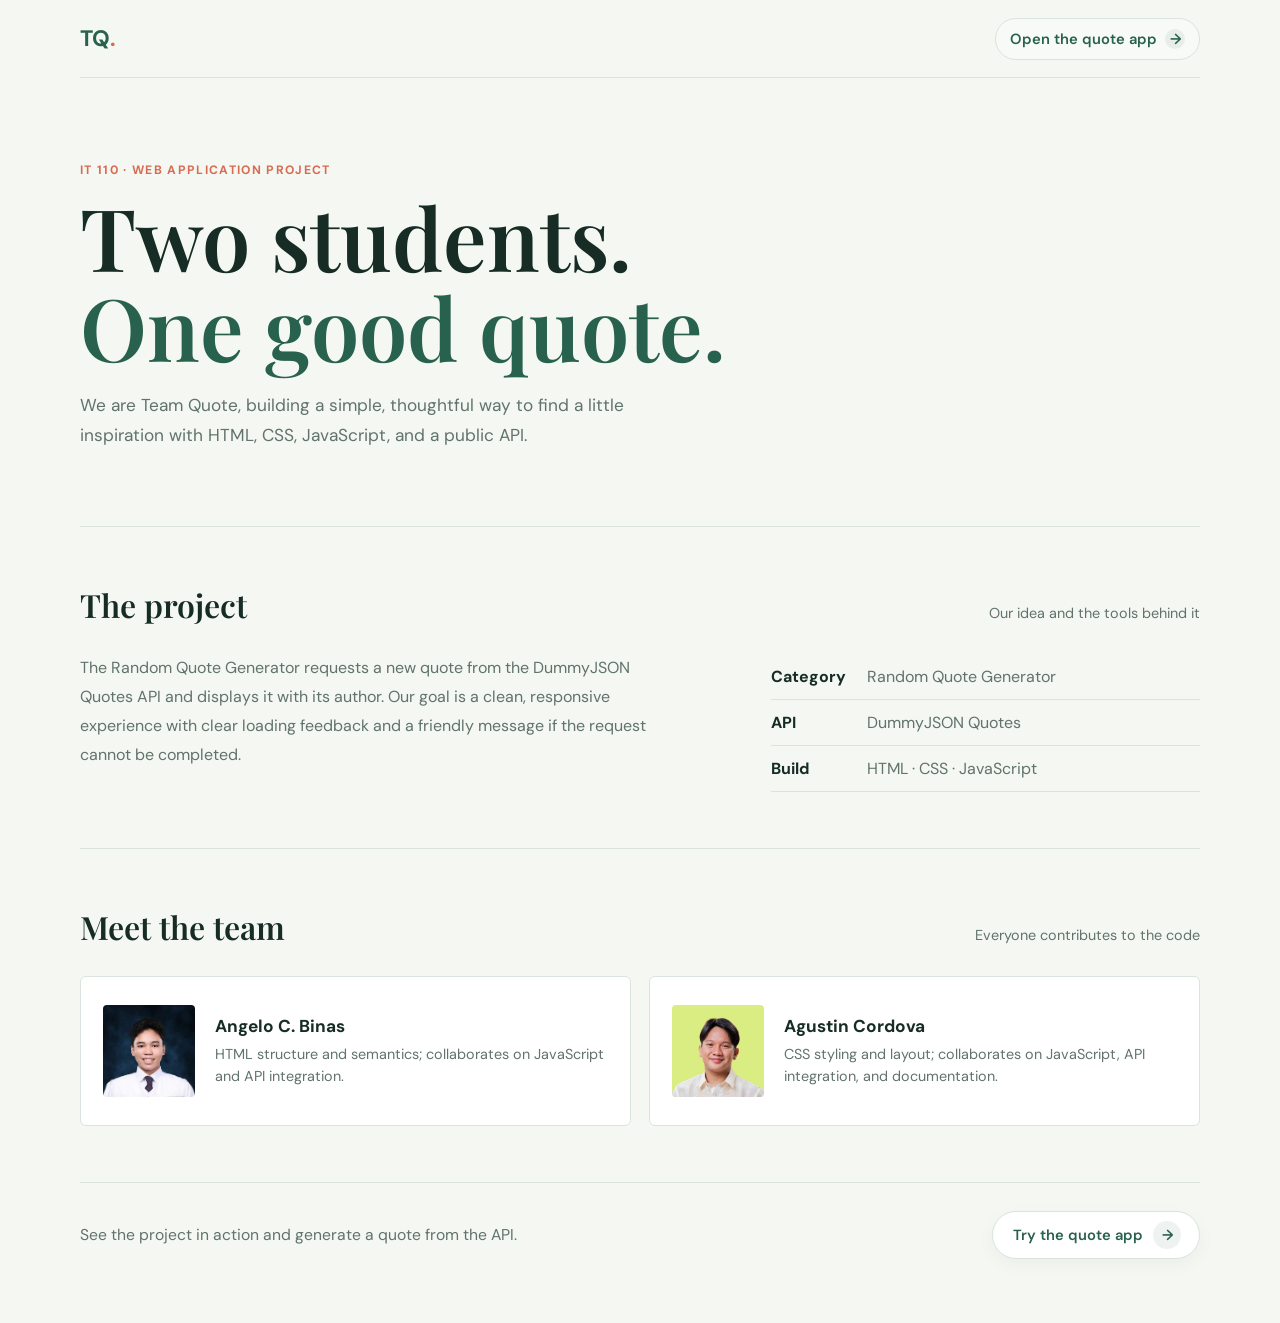
<file: Random Quote Generator/index.html>
<!DOCTYPE html>
<html lang="en">
<head>
    <meta charset="UTF-8">
    <meta name="viewport" content="width=device-width, initial-scale=1.0">
    <meta name="description" content="Meet Team Quote and explore our IT 110 Random Quote Generator project.">
    <title>Team Quote | IT 110 Portfolio</title>
    <link rel="stylesheet" href="styles.css">
</head>
<body>
    <header class="site-header">
        <a class="wordmark" href="index.html" aria-label="Team Quote home">TQ<span>.</span></a>
        <a class="text-link" href="app.html">Open the quote app <span aria-hidden="true">&rarr;</span></a>
    </header>

    <main class="portfolio-main">
        <section class="portfolio-hero">
            <p class="eyebrow">IT 110 · Web application project</p>
            <h1>Two students.<br><span>One good quote.</span></h1>
            <p class="intro">We are Team Quote, building a simple, thoughtful way to find a little inspiration with HTML, CSS, JavaScript, and a public API.</p>
        </section>

        <section class="section-block" aria-labelledby="project-title">
            <div class="section-heading">
                <h2 id="project-title">The project</h2>
                <p>Our idea and the tools behind it</p>
            </div>
            <div class="project-summary">
                <p>The Random Quote Generator requests a new quote from the DummyJSON Quotes API and displays it with its author. Our goal is a clean, responsive experience with clear loading feedback and a friendly message if the request cannot be completed.</p>
                <ul class="project-facts">
                    <li><strong>Category</strong> Random Quote Generator</li>
                    <li><strong>API</strong> DummyJSON Quotes</li>
                    <li><strong>Build</strong> HTML · CSS · JavaScript</li>
                </ul>
            </div>
        </section>

        <section class="section-block" aria-labelledby="team-title">
            <div class="section-heading">
                <h2 id="team-title">Meet the team</h2>
                <p>Everyone contributes to the code</p>
            </div>
            <div class="team-grid">
                <article class="profile">
                    <img class="profile-photo" src="Angelo.jpg" alt="Angelo C. Binas">
                    <div>
                        <h3>Angelo C. Binas</h3>
                        <p>HTML structure and semantics; collaborates on JavaScript and API integration.</p>
                    </div>
                </article>
                <article class="profile">
                    <img class="profile-photo" src="Agustin.png" alt="Agustin Cordova">
                    <div>
                        <h3>Agustin Cordova</h3>
                        <p>CSS styling and layout; collaborates on JavaScript, API integration, and documentation.</p>
                    </div>
                </article>
            </div>
        </section>

        <section class="cta-row" aria-label="Open the application">
            <p>See the project in action and generate a quote from the API.</p>
            <a class="button" href="app.html"><span>Try the quote app</span><span aria-hidden="true">&rarr;</span></a>
        </section>
    </main>
</body>
</html>
</file>
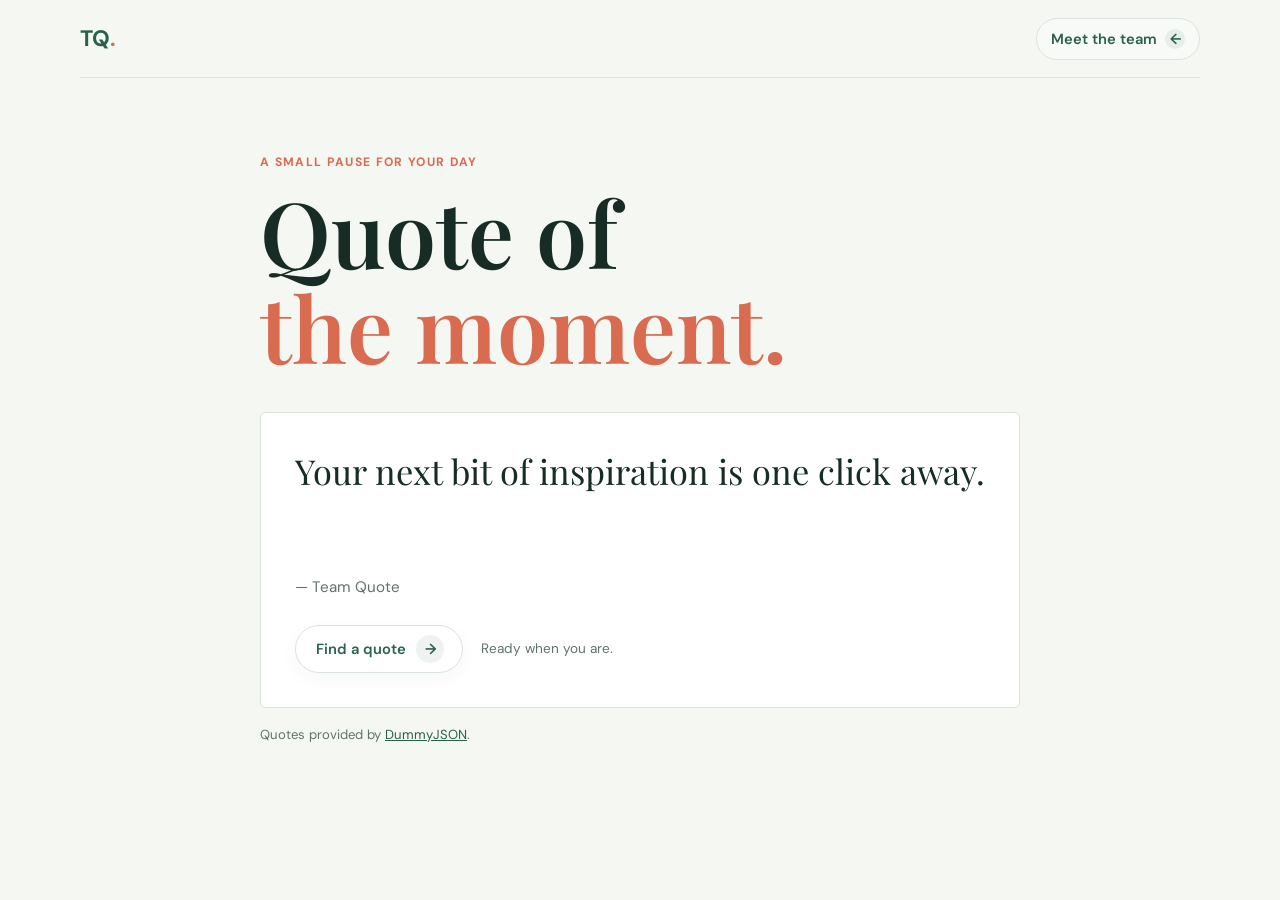
<file: Random Quote Generator/app.html>
<!DOCTYPE html>
<html lang="en">
<head>
  <meta charset="UTF-8">
  <meta name="viewport" content="width=device-width, initial-scale=1.0">
  <meta name="description" content="A random quote generator powered by the DummyJSON Quotes API.">
  <title>Quote of the Moment | Team Quote</title>
  <link rel="stylesheet" href="styles.css">
  <script src="script.js" defer></script>
</head>
<body class="app-page">
  <header class="site-header">
    <a class="wordmark" href="index.html" aria-label="Team Quote home">TQ<span>.</span></a>
    <a class="text-link" href="index.html">Meet the team <span aria-hidden="true">&larr;</span></a>
  </header>

  <main class="quote-main">
    <p class="eyebrow">A small pause for your day</p>
    <h1>Quote of<br><span>the moment.</span></h1>
    <section class="quote-panel" aria-labelledby="quote-heading">
      <h2 id="quote-heading" class="sr-only">Your random quote</h2>
      <p id="quote" class="quote-text">Your next bit of inspiration is one click away.</p>
      <p id="author" class="quote-author">&mdash; Team Quote</p>
      <div class="quote-actions">
        <button id="newQuote" class="button" type="button">
          <span>Find a quote</span><span aria-hidden="true">&rarr;</span>
        </button>
        <p id="status" class="status" role="status" aria-live="polite">Ready when you are.</p>
      </div>
    </section>
    <p class="api-credit">Quotes provided by <a href="https://dummyjson.com/docs/quotes" target="_blank" rel="noreferrer">DummyJSON</a>.</p>
  </main>
</body>
</html>
</file>
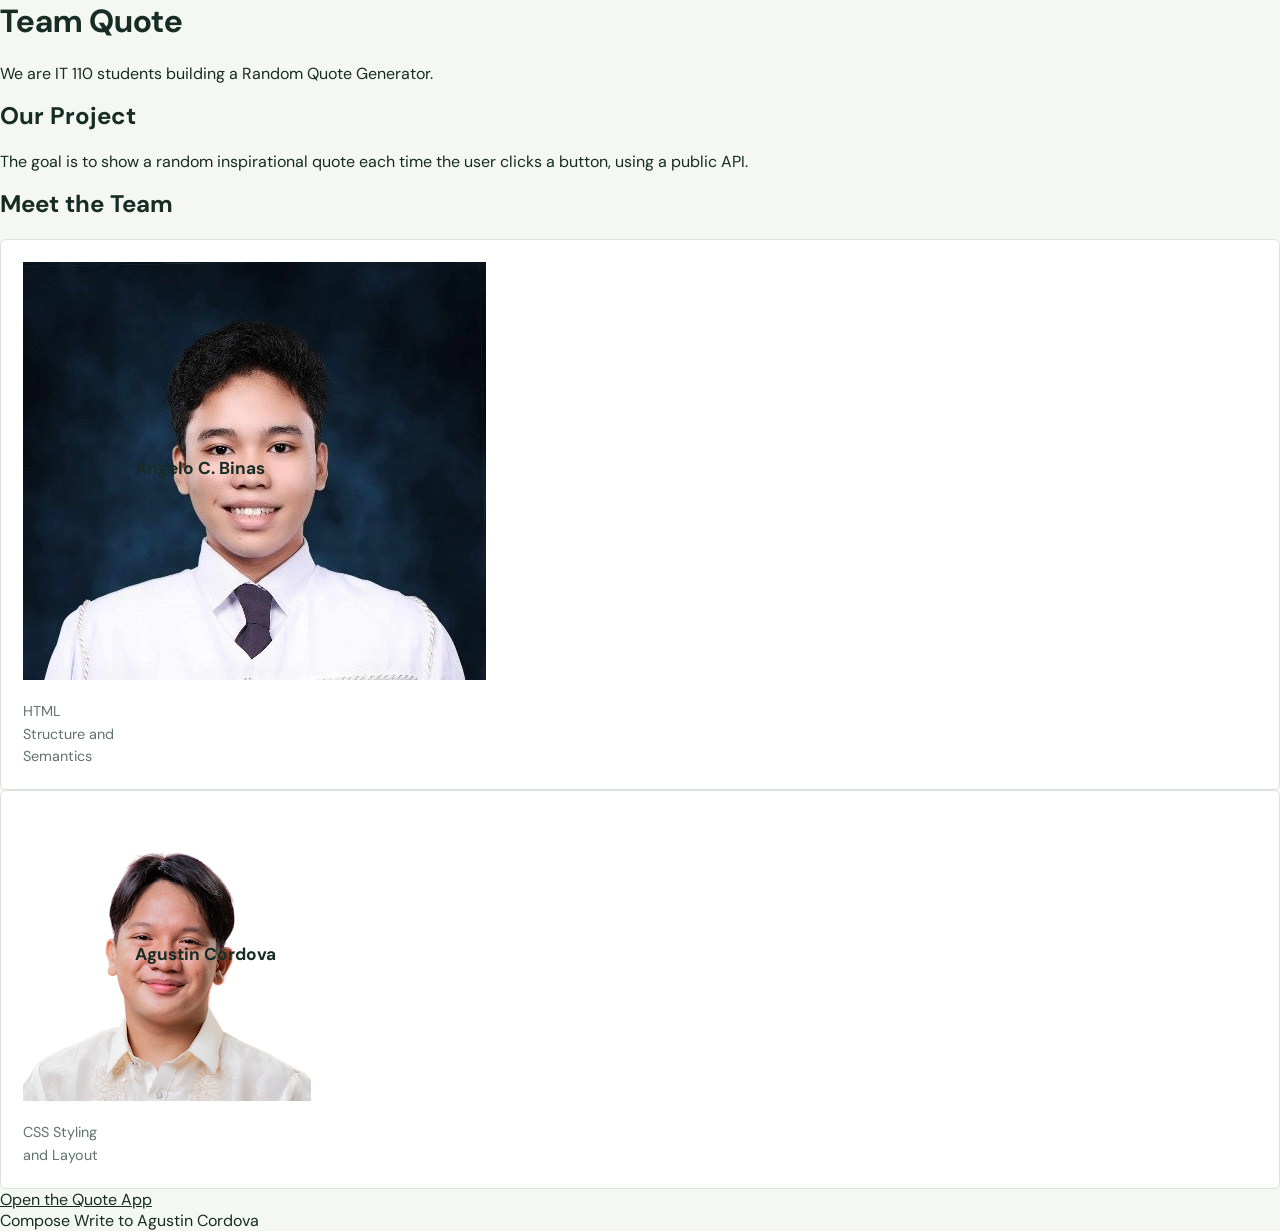
<file: Random Quote Generator/Portfoiliotemp.html>
<!DOCTYPE html>
<html lang="en">
<head>
  <meta charset="UTF-8">
  <meta name="viewport" content="width=device-width, initial-scale=1.0">
  <title>Team Quote - Portfolio</title>
  <link rel="stylesheet" href="styles.css">
</head>
<body>
  <header>
    <h1>Team Quote</h1>
    <p>We are IT 110 students building a Random Quote Generator.</p>
  </header>

  <main>
    <section class="card">
      <h2>Our Project</h2>
      <p>The goal is to show a random inspirational quote each time the user clicks a button, using a public API.</p>
    </section>

    <section>
      <h2>Meet the Team</h2>
      <div class="team">
        <div class="card profile">
          <img src="Angelo.jpg" alt="Member 1">
          <h3>Angelo C. Binas</h3>
          <p>HTML Structure and Semantics</p>
        </div>
        <div class="card profile">
          <img src="Agustin.png" alt="Member 2">
          <h3>Agustin Cordova</h3>
          <p>CSS Styling and Layout</p>
        </div>
        
      </div>
    </section>

    <a class="btn" href="index.html">Open the Quote App</a>
  </main>
</body>
</html>
Compose
Write to Agustin Cordova
</file>
<file: Random Quote Generator/styles.css>
@import url('https://fonts.googleapis.com/css2?family=DM+Sans:wght@400;500;600;700&family=Playfair+Display:wght@500;600;700&display=swap');

:root {
  color-scheme: light;
  --ink: #172c25;
  --muted: #61736b;
  --paper: #f4f7f2;
  --surface: #ffffff;
  --green: #28614d;
  --lime: #d9ed83;
  --coral: #d96b51;
  --line: #dbe4dc;
  --serif: 'Playfair Display', Georgia, serif;
  --sans: 'DM Sans', 'Segoe UI', sans-serif;
}

* { box-sizing: border-box; }

body {
  min-width: 320px;
  margin: 0;
  color: var(--ink);
  background: var(--paper);
  font-family: var(--sans);
}

a { color: inherit; }

.site-header {
  width: min(1120px, calc(100% - 48px));
  min-height: 78px;
  margin: 0 auto;
  display: flex;
  align-items: center;
  justify-content: space-between;
  border-bottom: 1px solid var(--line);
}

.wordmark {
  color: var(--green);
  font-size: 1.4rem;
  font-weight: 700;
  text-decoration: none;
  letter-spacing: 0;
}

.wordmark span { color: var(--coral); }
.text-link {
  display: inline-flex;
  align-items: center;
  gap: 8px;
  color: var(--green);
  font-size: .92rem;
  font-weight: 600;
  text-decoration: none;
  padding: 10px 14px;
  border: 1px solid var(--line);
  border-radius: 999px;
  background: rgba(255, 255, 255, 0.35);
  transition: border-color .18s ease, transform .18s ease, box-shadow .18s ease;
}
.text-link:hover {
  border-color: rgba(40, 97, 77, 0.2);
  transform: translateY(-1px);
  box-shadow: 0 8px 18px rgba(23, 44, 37, 0.04);
}
.text-link span {
  display: inline-flex;
  align-items: center;
  justify-content: center;
  width: 20px;
  height: 20px;
  border-radius: 50%;
  background: rgba(40, 97, 77, 0.08);
}

.portfolio-main, .quote-main {
  width: min(1120px, calc(100% - 48px));
  margin: 0 auto;
}

.portfolio-hero {
  padding: 84px 0 76px;
  border-bottom: 1px solid var(--line);
  animation: rise-in .6s ease-out both;
}

.eyebrow {
  margin: 0 0 14px;
  color: var(--coral);
  font-size: .76rem;
  font-weight: 700;
  letter-spacing: .11em;
  text-transform: uppercase;
}

h1, h2, h3, p { margin-top: 0; }

.portfolio-hero h1, .quote-main h1 {
  max-width: 760px;
  margin-bottom: 18px;
  font-family: var(--serif);
  font-size: clamp(2.8rem, 7vw, 5.4rem);
  font-weight: 600;
  line-height: 1.04;
}

.portfolio-hero h1 span, .quote-main h1 span { color: var(--green); }

.intro {
  max-width: 590px;
  margin-bottom: 0;
  color: var(--muted);
  font-size: 1.08rem;
  line-height: 1.75;
}

.section-block { padding: 56px 0; border-bottom: 1px solid var(--line); }
.section-heading {
  display: flex;
  align-items: baseline;
  justify-content: space-between;
  gap: 20px;
  margin-bottom: 28px;
}
.section-heading h2 {
  margin: 0;
  font-family: var(--serif);
  font-size: 2rem;
  font-weight: 600;
}
.section-heading p { margin: 0; color: var(--muted); font-size: .9rem; }
.project-summary {
  display: grid;
  grid-template-columns: minmax(0, 1.2fr) minmax(220px, .8fr);
  gap: 48px;
  align-items: start;
}
.project-summary p { max-width: 600px; color: var(--muted); line-height: 1.8; }
.project-facts { margin: 0; padding: 0; list-style: none; }
.project-facts li { padding: 12px 0; border-bottom: 1px solid var(--line); color: var(--muted); }
.project-facts strong { display: inline-block; min-width: 92px; color: var(--ink); }

.team-grid { display: grid; grid-template-columns: repeat(2, minmax(0, 1fr)); gap: 18px; }
.profile {
  display: grid;
  grid-template-columns: 92px minmax(0, 1fr);
  gap: 20px;
  align-items: center;
  min-height: 150px;
  padding: 22px;
  background: var(--surface);
  border: 1px solid var(--line);
  border-radius: 6px;
}
.profile-photo, .profile-initials {
  display: grid;
  width: 92px;
  aspect-ratio: 1;
  place-items: center;
  object-fit: cover;
  border-radius: 4px;
  background: var(--lime);
  color: var(--green);
  font-family: var(--serif);
  font-size: 1.7rem;
}
.profile h3 { margin-bottom: 6px; font-size: 1.08rem; }
.profile p { margin-bottom: 0; color: var(--muted); font-size: .9rem; line-height: 1.55; }
.photo-note { display: block; margin-top: 5px; color: var(--coral); font-size: .75rem; }

.cta-row {
  display: flex;
  align-items: center;
  justify-content: space-between;
  gap: 20px;
  padding: 28px 0 64px;
}
.cta-row p {
  max-width: 540px;
  margin: 0;
  color: var(--muted);
  line-height: 1.7;
  font-size: 0.98rem;
}
.button {
  display: inline-flex;
  align-items: center;
  gap: 10px;
  min-height: 48px;
  padding: 0 18px 0 20px;
  border: 1px solid var(--line);
  border-radius: 999px;
  background: var(--surface);
  color: var(--green);
  cursor: pointer;
  font: 600 .92rem var(--sans);
  text-decoration: none;
  box-shadow: 0 6px 18px rgba(23, 44, 37, 0.04);
  transition: transform .18s ease, box-shadow .18s ease, border-color .18s ease;
}
.button span:last-child {
  display: inline-flex;
  align-items: center;
  justify-content: center;
  width: 28px;
  height: 28px;
  border-radius: 50%;
  background: rgba(40, 97, 77, 0.08);
  color: var(--green);
}
.button:hover {
  transform: translateY(-1px);
  border-color: rgba(40, 97, 77, 0.2);
  box-shadow: 0 10px 20px rgba(23, 44, 37, 0.06);
}
.button:focus-visible, a:focus-visible { outline: 3px solid var(--coral); outline-offset: 3px; }

.quote-main { max-width: 760px; padding: 76px 0 80px; animation: rise-in .6s ease-out both; }
.quote-main h1 { margin-bottom: 38px; font-size: clamp(3rem, 8vw, 5.7rem); }
.quote-main h1 span { color: var(--coral); }
.quote-panel { padding: 34px; border: 1px solid var(--line); border-radius: 6px; background: var(--surface); }
.quote-text { min-height: 110px; margin-bottom: 20px; font-family: var(--serif); font-size: clamp(1.5rem, 4vw, 2.15rem); line-height: 1.4; }
.quote-author { margin-bottom: 28px; color: var(--muted); font-size: .95rem; }
.quote-actions { display: flex; flex-wrap: wrap; align-items: center; gap: 18px; }
.status { margin: 0; color: var(--muted); font-size: .85rem; }
.api-credit { margin: 18px 0 0; color: var(--muted); font-size: .82rem; }
.api-credit a { color: var(--green); }
button:disabled { cursor: wait; opacity: .65; }
.sr-only { position: absolute; width: 1px; height: 1px; overflow: hidden; clip: rect(0, 0, 0, 0); white-space: nowrap; clip-path: inset(50%); }

@keyframes rise-in { from { opacity: 0; transform: translateY(12px); } to { opacity: 1; transform: translateY(0); } }

@media (max-width: 640px) {
  .site-header, .portfolio-main, .quote-main { width: min(100% - 32px, 1120px); }
  .portfolio-hero { padding: 62px 0 54px; }
  .portfolio-hero::after { top: 30px; right: 2px; width: 64px; }
  .section-block { padding: 42px 0; }
  .section-heading { display: block; }
  .section-heading p { margin-top: 8px; }
  .project-summary { grid-template-columns: 1fr; gap: 18px; }
  .team-grid { grid-template-columns: 1fr; }
  .profile { grid-template-columns: 72px minmax(0, 1fr); gap: 15px; padding: 16px; }
  .profile-photo, .profile-initials { width: 72px; }
  .cta-row { align-items: flex-start; flex-direction: column; padding-bottom: 48px; }
  .quote-main { padding-top: 58px; }
  .quote-panel { padding: 22px; }
}

@media (prefers-reduced-motion: reduce) {
  *, *::before, *::after { scroll-behavior: auto !important; animation-duration: .01ms !important; animation-iteration-count: 1 !important; transition-duration: .01ms !important; }
}
</file>
